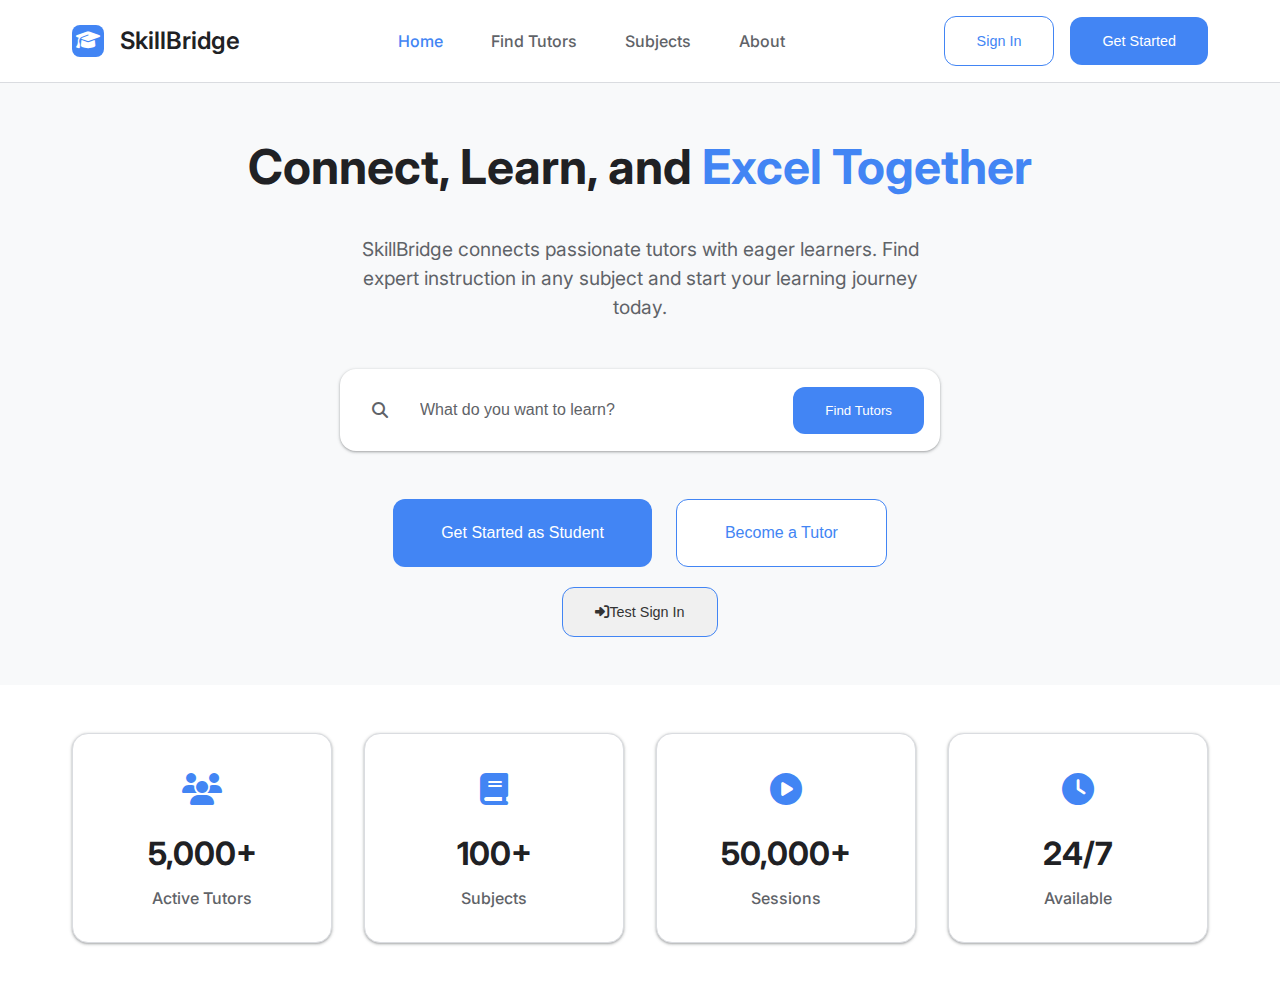
<file: index.html>
<!DOCTYPE html>
<html lang="en">
<head>
    <meta charset="UTF-8">
    <meta name="viewport" content="width=device-width, initial-scale=1.0">
    <title>SkillBridge - Connect, Learn, and Excel Together</title>
    <link rel="stylesheet" href="styles.css">
    <link href="https://fonts.googleapis.com/css2?family=Inter:wght@300;400;500;600;700&display=swap" rel="stylesheet">
    <link rel="stylesheet" href="https://cdnjs.cloudflare.com/ajax/libs/font-awesome/6.4.0/css/all.min.css">
</head>
<body>
    <!-- Navigation -->
    <nav class="navbar">
        <div class="nav-container">
            <div class="nav-logo">
                <div class="logo-icon">
                    <i class="fas fa-graduation-cap"></i>
                </div>
                <span class="logo-text">SkillBridge</span>
            </div>
            <ul class="nav-menu">
                <li class="nav-item">
                    <a href="index.html" class="nav-link active">Home</a>
                </li>
                <li class="nav-item">
                    <a href="find-tutors.html" class="nav-link">Find Tutors</a>
                </li>
                <li class="nav-item">
                    <a href="subjects.html" class="nav-link">Subjects</a>
                </li>
                <li class="nav-item">
                    <a href="#about" class="nav-link">About</a>
                </li>
            </ul>
            <div class="nav-actions">
                <button class="btn btn-outline" onclick="window.location.href='signin.html'">Sign In</button>
                <button class="btn btn-primary" onclick="window.location.href='signin.html'">Get Started</button>
            </div>
            <div class="nav-toggle" id="mobile-menu">
                <span class="bar"></span>
                <span class="bar"></span>
                <span class="bar"></span>
            </div>
        </div>
    </nav>

    <!-- Hero Section -->
    <section class="hero">
        <div class="hero-container">
            <div class="hero-content">
                <h1 class="hero-title">
                    Connect, Learn, and <span class="highlight">Excel Together</span>
                </h1>
                <p class="hero-description">
                    SkillBridge connects passionate tutors with eager learners. Find expert instruction in any subject and start your learning journey today.
                </p>
                <div class="search-container">
                    <div class="search-bar">
                        <i class="fas fa-search search-icon"></i>
                        <input type="text" placeholder="What do you want to learn?" class="search-input">
                        <button class="search-btn" onclick="window.location.href='find-tutors.html'">Find Tutors</button>
                    </div>
                </div>
                <div class="hero-buttons">
                    <button class="btn btn-primary btn-large" onclick="window.location.href='signin.html'">Get Started as Student</button>
                    <button class="btn btn-outline btn-large" onclick="window.location.href='signin.html'">Become a Tutor</button>
                </div>
                
                <!-- Test Sign In Button -->
                <div style="text-align: center; margin-top: 20px;">
                    <button class="btn btn-outline" onclick="window.location.href='signin.html'" style="background: #f0f0f0; color: #333;">
                        <i class="fas fa-sign-in-alt"></i> Test Sign In
                    </button>
                </div>
            </div>
        </div>
    </section>

    <!-- Stats Section -->
    <section class="stats">
        <div class="container">
            <div class="stats-grid">
                <div class="stat-card">
                    <div class="stat-icon">
                        <i class="fas fa-users"></i>
                    </div>
                    <div class="stat-number">5,000+</div>
                    <div class="stat-label">Active Tutors</div>
                </div>
                <div class="stat-card">
                    <div class="stat-icon">
                        <i class="fas fa-book"></i>
                    </div>
                    <div class="stat-number">100+</div>
                    <div class="stat-label">Subjects</div>
                </div>
                <div class="stat-card">
                    <div class="stat-icon">
                        <i class="fas fa-play-circle"></i>
                    </div>
                    <div class="stat-number">50,000+</div>
                    <div class="stat-label">Sessions</div>
                </div>
                <div class="stat-card">
                    <div class="stat-icon">
                        <i class="fas fa-clock"></i>
                    </div>
                    <div class="stat-number">24/7</div>
                    <div class="stat-label">Available</div>
                </div>
            </div>
        </div>
    </section>

    <script src="script.js"></script>
</body>
</html>
</file>
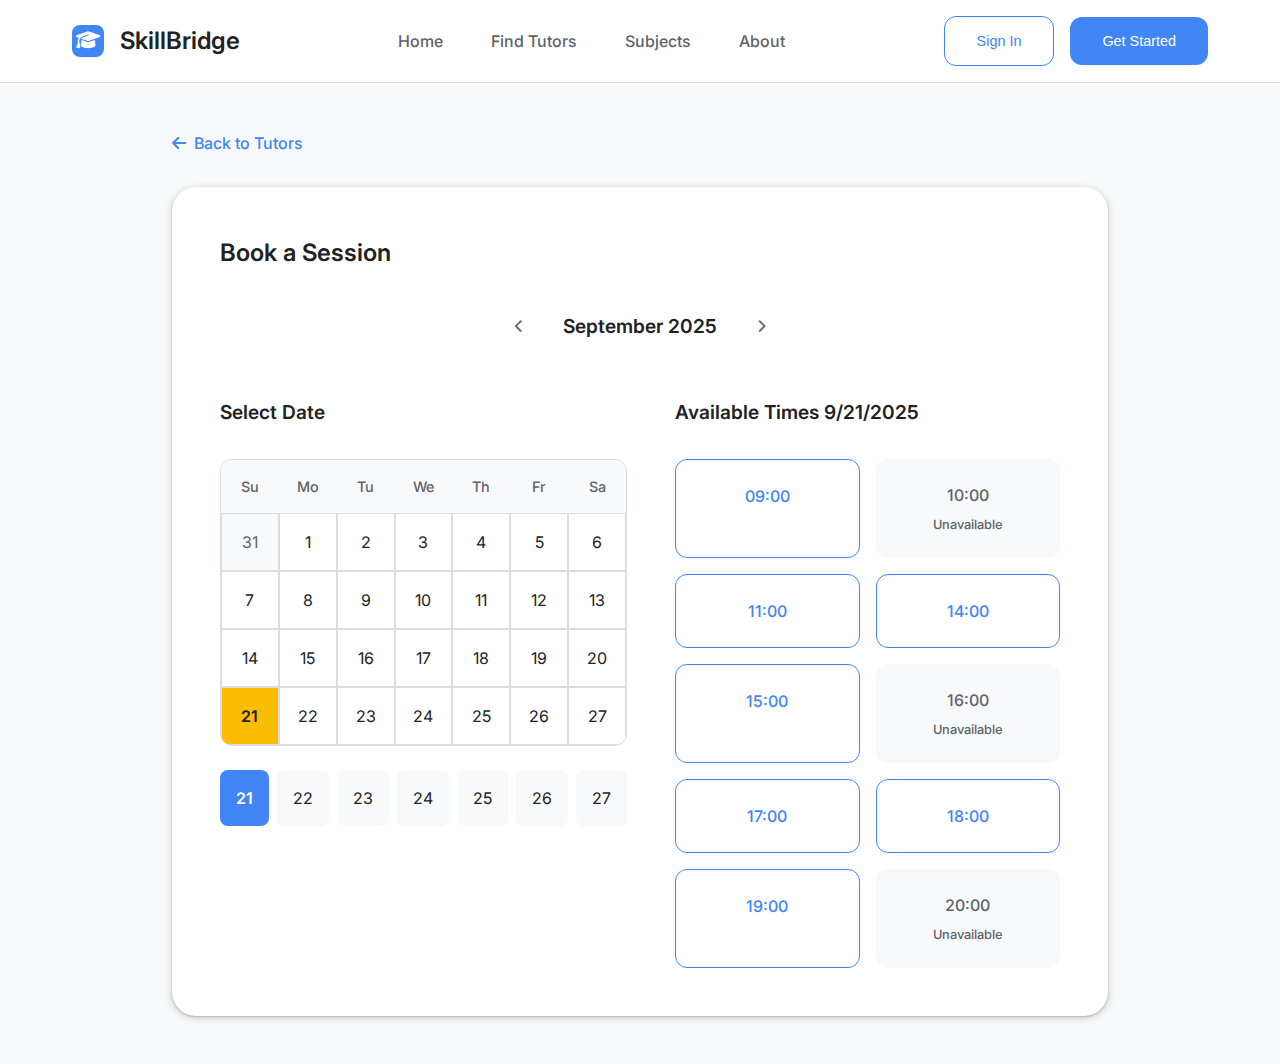
<file: book-session.html>
<!DOCTYPE html>
<html lang="en">
<head>
    <meta charset="UTF-8">
    <meta name="viewport" content="width=device-width, initial-scale=1.0">
    <title>Book Session - SkillBridge</title>
    <link rel="stylesheet" href="styles.css">
    <link href="https://fonts.googleapis.com/css2?family=Inter:wght@300;400;500;600;700&display=swap" rel="stylesheet">
    <link rel="stylesheet" href="https://cdnjs.cloudflare.com/ajax/libs/font-awesome/6.4.0/css/all.min.css">
</head>
<body>
    <!-- Navigation -->
    <nav class="navbar">
        <div class="nav-container">
            <div class="nav-logo">
                <div class="logo-icon">
                    <i class="fas fa-graduation-cap"></i>
                </div>
                <span class="logo-text">SkillBridge</span>
            </div>
            <ul class="nav-menu">
                <li class="nav-item">
                    <a href="index.html" class="nav-link">Home</a>
                </li>
                <li class="nav-item">
                    <a href="find-tutors.html" class="nav-link">Find Tutors</a>
                </li>
                <li class="nav-item">
                    <a href="subjects.html" class="nav-link">Subjects</a>
                </li>
                <li class="nav-item">
                    <a href="#about" class="nav-link">About</a>
                </li>
            </ul>
            <div class="nav-actions">
                <button class="btn btn-outline" onclick="window.location.href='signin.html'">Sign In</button>
                <button class="btn btn-primary" onclick="window.location.href='signin.html'">Get Started</button>
            </div>
        </div>
    </nav>

    <!-- Booking Section -->
    <section class="booking-section">
        <div class="booking-container">
            <div class="booking-header">
                <a href="find-tutors.html" class="back-link">
                    <i class="fas fa-arrow-left"></i>
                    Back to Tutors
                </a>
            </div>

            <div class="booking-card">
                <h1 class="booking-title" id="bookingTitle">Book a Session</h1>
                
                <div class="month-navigation">
                    <button class="month-btn">
                        <i class="fas fa-chevron-left"></i>
                    </button>
                    <span class="month-text">September 2025</span>
                    <button class="month-btn">
                        <i class="fas fa-chevron-right"></i>
                    </button>
                </div>

                <div class="booking-content">
                    <div class="date-section">
                        <h3 class="section-title">Select Date</h3>
                        <div class="calendar">
                            <div class="calendar-header">
                                <div class="day-header">Su</div>
                                <div class="day-header">Mo</div>
                                <div class="day-header">Tu</div>
                                <div class="day-header">We</div>
                                <div class="day-header">Th</div>
                                <div class="day-header">Fr</div>
                                <div class="day-header">Sa</div>
                            </div>
                            <div class="calendar-grid">
                                <div class="calendar-day other-month">31</div>
                                <div class="calendar-day">1</div>
                                <div class="calendar-day">2</div>
                                <div class="calendar-day">3</div>
                                <div class="calendar-day">4</div>
                                <div class="calendar-day">5</div>
                                <div class="calendar-day">6</div>
                                <div class="calendar-day">7</div>
                                <div class="calendar-day">8</div>
                                <div class="calendar-day">9</div>
                                <div class="calendar-day">10</div>
                                <div class="calendar-day">11</div>
                                <div class="calendar-day">12</div>
                                <div class="calendar-day">13</div>
                                <div class="calendar-day">14</div>
                                <div class="calendar-day">15</div>
                                <div class="calendar-day">16</div>
                                <div class="calendar-day">17</div>
                                <div class="calendar-day">18</div>
                                <div class="calendar-day">19</div>
                                <div class="calendar-day">20</div>
                                <div class="calendar-day selected">21</div>
                                <div class="calendar-day">22</div>
                                <div class="calendar-day">23</div>
                                <div class="calendar-day">24</div>
                                <div class="calendar-day">25</div>
                                <div class="calendar-day">26</div>
                                <div class="calendar-day">27</div>
                            </div>
                        </div>
                        <div class="week-view">
                            <div class="week-day">21</div>
                            <div class="week-day">22</div>
                            <div class="week-day">23</div>
                            <div class="week-day">24</div>
                            <div class="week-day">25</div>
                            <div class="week-day">26</div>
                            <div class="week-day">27</div>
                        </div>
                    </div>

                    <div class="times-section">
                        <h3 class="section-title">Available Times 9/21/2025</h3>
                        <div class="time-slots">
                            <div class="time-slot available">09:00</div>
                            <div class="time-slot unavailable">
                                <span>10:00</span>
                                <small>Unavailable</small>
                            </div>
                            <div class="time-slot available">11:00</div>
                            <div class="time-slot available">14:00</div>
                            <div class="time-slot available">15:00</div>
                            <div class="time-slot unavailable">
                                <span>16:00</span>
                                <small>Unavailable</small>
                            </div>
                            <div class="time-slot available">17:00</div>
                            <div class="time-slot available">18:00</div>
                            <div class="time-slot available">19:00</div>
                            <div class="time-slot unavailable">
                                <span>20:00</span>
                                <small>Unavailable</small>
                            </div>
                        </div>
                    </div>
                </div>
            </div>
        </div>
    </section>

    <script src="script.js"></script>
    <script>
        // Load selected teacher data
        document.addEventListener('DOMContentLoaded', function() {
            const selectedTeacher = localStorage.getItem('selectedTeacher');
            if (selectedTeacher) {
                const teacherData = JSON.parse(selectedTeacher);
                document.getElementById('bookingTitle').textContent = `Book a Session with ${teacherData.name}`;
            }
        });
    </script>
</body>
</html>
</file>
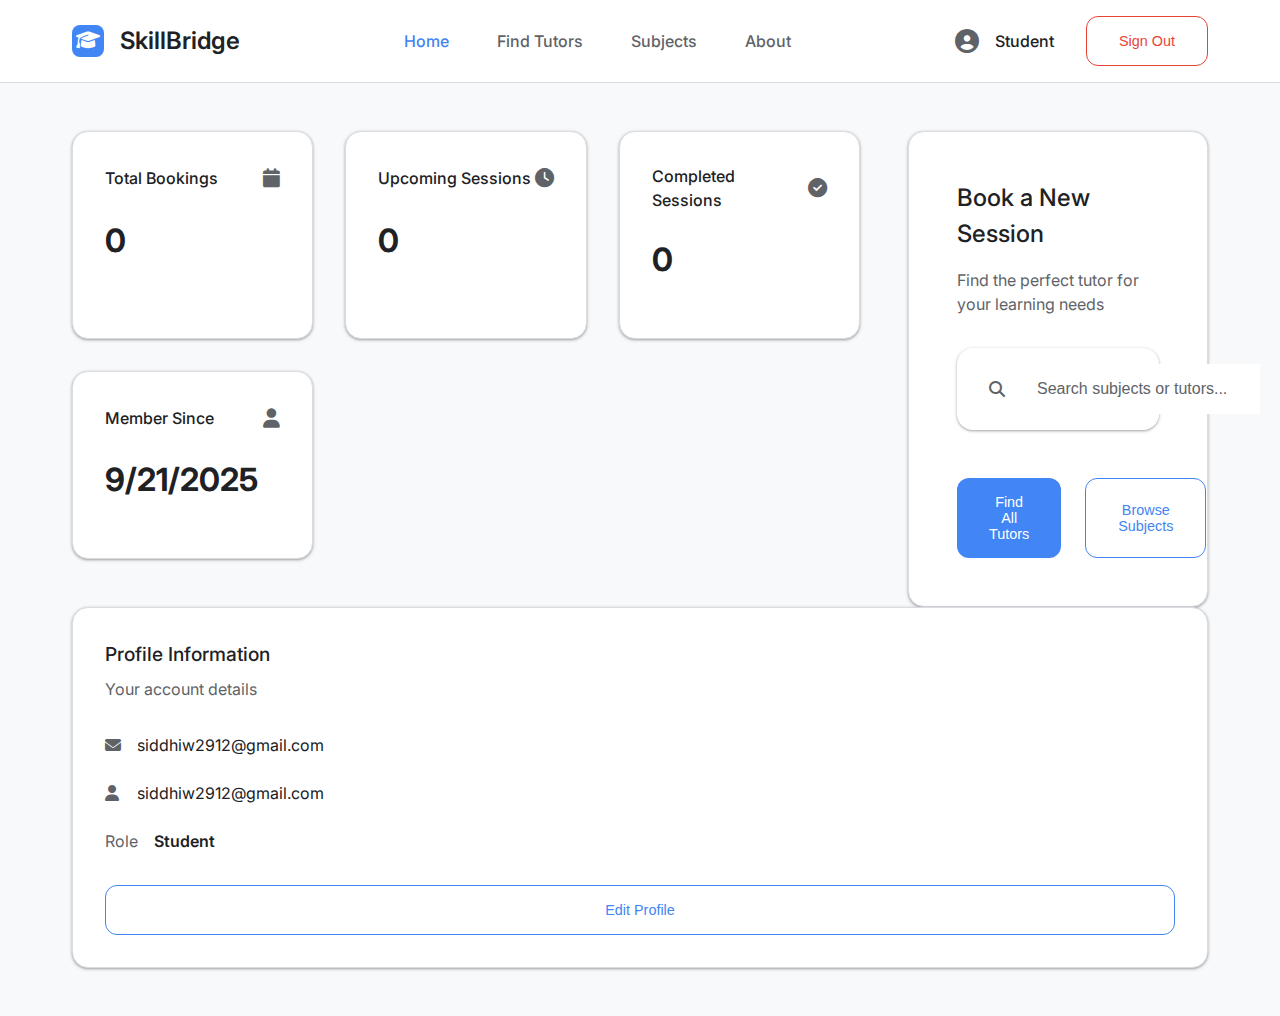
<file: dashboard.html>
<!DOCTYPE html>
<html lang="en">
<head>
    <meta charset="UTF-8">
    <meta name="viewport" content="width=device-width, initial-scale=1.0">
    <title>Student Dashboard - SkillBridge</title>
    <link rel="stylesheet" href="styles.css">
    <link href="https://fonts.googleapis.com/css2?family=Inter:wght@300;400;500;600;700&display=swap" rel="stylesheet">
    <link rel="stylesheet" href="https://cdnjs.cloudflare.com/ajax/libs/font-awesome/6.4.0/css/all.min.css">
</head>
<body>
    <!-- Navigation -->
    <nav class="navbar">
        <div class="nav-container">
            <div class="nav-logo">
                <div class="logo-icon">
                    <i class="fas fa-graduation-cap"></i>
                </div>
                <span class="logo-text">SkillBridge</span>
            </div>
            <ul class="nav-menu">
                <li class="nav-item">
                    <a href="dashboard.html" class="nav-link active">Home</a>
                </li>
                <li class="nav-item">
                    <a href="find-tutors.html" class="nav-link">Find Tutors</a>
                </li>
                <li class="nav-item">
                    <a href="subjects.html" class="nav-link">Subjects</a>
                </li>
                <li class="nav-item">
                    <a href="#about" class="nav-link">About</a>
                </li>
            </ul>
            <div class="nav-actions">
                <div class="user-info">
                    <i class="fas fa-user-circle user-icon"></i>
                    <span class="username" id="userName">Student</span>
                </div>
                <button class="btn btn-outline btn-signout" onclick="signOut()">Sign Out</button>
            </div>
        </div>
    </nav>

    <!-- Dashboard Content -->
    <section class="dashboard-section">
        <div class="dashboard-container">
            <div class="dashboard-main">
                <!-- Dashboard Overview -->
                <div class="dashboard-overview">
                    <div class="overview-card">
                        <div class="card-content">
                            <h3 class="card-title">Total Bookings</h3>
                            <div class="card-icon">
                                <i class="fas fa-calendar"></i>
                            </div>
                        </div>
                        <div class="card-number">0</div>
                    </div>
                    <div class="overview-card">
                        <div class="card-content">
                            <h3 class="card-title">Upcoming Sessions</h3>
                            <div class="card-icon">
                                <i class="fas fa-clock"></i>
                            </div>
                        </div>
                        <div class="card-number">0</div>
                    </div>
                    <div class="overview-card">
                        <div class="card-content">
                            <h3 class="card-title">Completed Sessions</h3>
                            <div class="card-icon">
                                <i class="fas fa-check-circle"></i>
                            </div>
                        </div>
                        <div class="card-number">0</div>
                    </div>
                    <div class="overview-card">
                        <div class="card-content">
                            <h3 class="card-title">Member Since</h3>
                            <div class="card-icon">
                                <i class="fas fa-user"></i>
                            </div>
                        </div>
                        <div class="card-number">9/21/2025</div>
                    </div>
                </div>

                <!-- Book New Session -->
                <div class="book-session-card">
                    <h2 class="card-title">Book a New Session</h2>
                    <p class="card-description">Find the perfect tutor for your learning needs</p>
                    
                    <div class="search-container">
                        <div class="search-bar">
                            <i class="fas fa-search search-icon"></i>
                            <input type="text" placeholder="Search subjects or tutors..." class="search-input">
                        </div>
                    </div>
                    
                    <div class="action-buttons">
                        <button class="btn btn-primary" onclick="window.location.href='find-tutors.html'">Find All Tutors</button>
                        <button class="btn btn-outline" onclick="window.location.href='subjects.html'">Browse Subjects</button>
                    </div>
                </div>
            </div>

            <!-- Sidebar -->
            <div class="dashboard-sidebar">
                <div class="profile-card">
                    <h3 class="card-title">Profile Information</h3>
                    <p class="card-subtitle">Your account details</p>
                    
                    <div class="profile-info">
                        <div class="info-item">
                            <i class="fas fa-envelope"></i>
                            <span>siddhiw2912@gmail.com</span>
                        </div>
                        <div class="info-item">
                            <i class="fas fa-user"></i>
                            <span>siddhiw2912@gmail.com</span>
                        </div>
                        <div class="info-item">
                            <span class="info-label">Role</span>
                            <span class="info-value">Student</span>
                        </div>
                    </div>
                    
                    <button class="btn btn-outline btn-full">Edit Profile</button>
                </div>
            </div>
        </div>
    </section>

    <script src="script.js"></script>
    <script>
        // Load user data
        document.addEventListener('DOMContentLoaded', function() {
            const userName = localStorage.getItem('userName') || 'Student';
            const userEmail = localStorage.getItem('userEmail') || '';
            
            document.getElementById('userName').textContent = userName;
        });

        // Sign out function
        function signOut() {
            localStorage.clear();
            window.location.href = 'index.html';
        }
    </script>
</body>
</html>
</file>
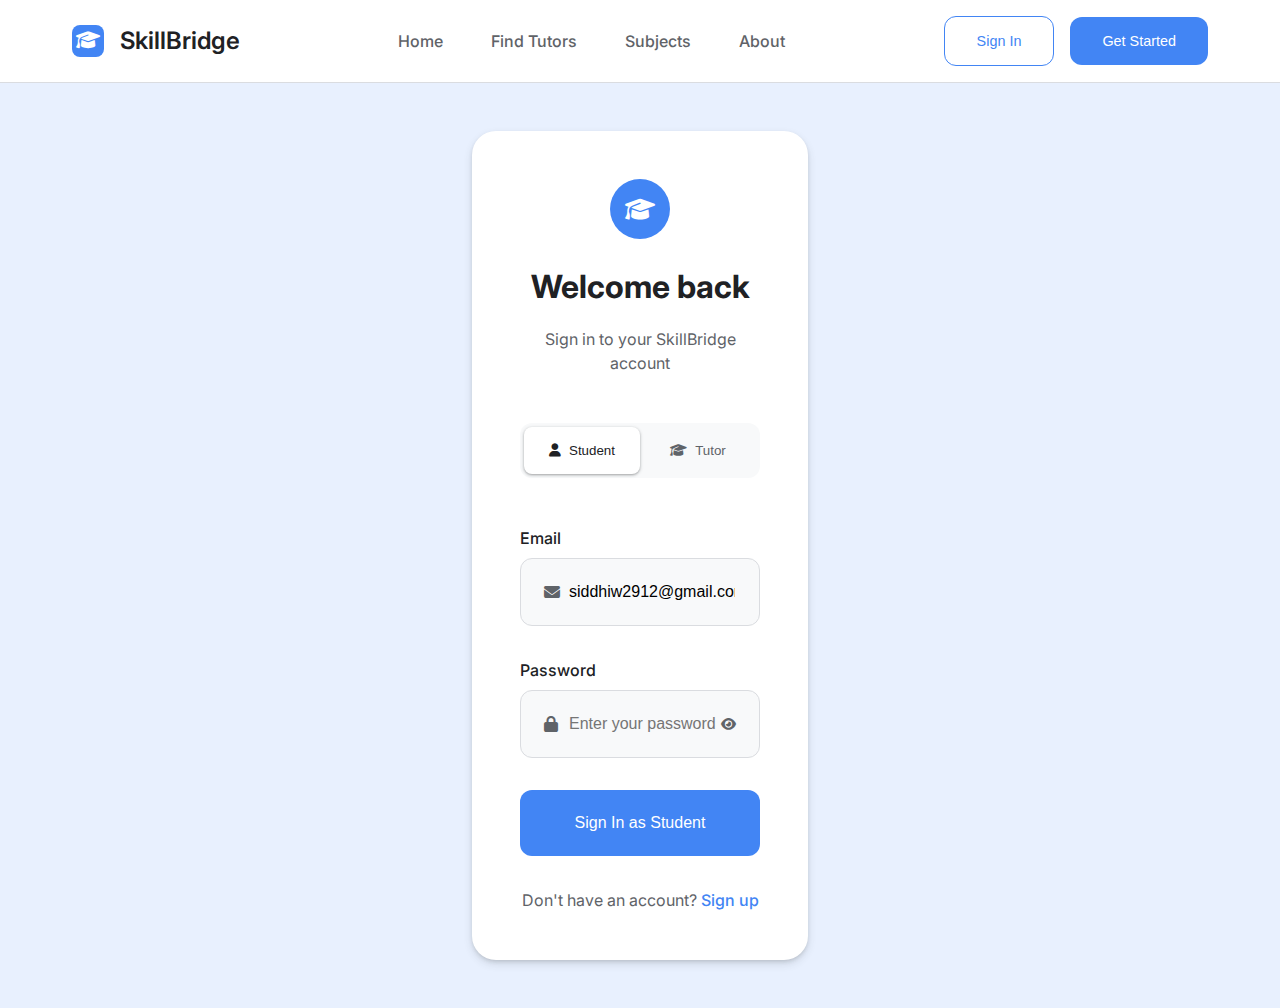
<file: signin.html>
<!DOCTYPE html>
<html lang="en">
<head>
    <meta charset="UTF-8">
    <meta name="viewport" content="width=device-width, initial-scale=1.0">
    <title>Sign In - SkillBridge</title>
    <link rel="stylesheet" href="styles.css">
    <link href="https://fonts.googleapis.com/css2?family=Inter:wght@300;400;500;600;700&display=swap" rel="stylesheet">
    <link rel="stylesheet" href="https://cdnjs.cloudflare.com/ajax/libs/font-awesome/6.4.0/css/all.min.css">
</head>
<body class="signin-page">
    <!-- Navigation -->
    <nav class="navbar">
        <div class="nav-container">
            <div class="nav-logo">
                <div class="logo-icon">
                    <i class="fas fa-graduation-cap"></i>
                </div>
                <span class="logo-text">SkillBridge</span>
            </div>
            <ul class="nav-menu">
                <li class="nav-item">
                    <a href="index.html" class="nav-link">Home</a>
                </li>
                <li class="nav-item">
                    <a href="find-tutors.html" class="nav-link">Find Tutors</a>
                </li>
                <li class="nav-item">
                    <a href="subjects.html" class="nav-link">Subjects</a>
                </li>
                <li class="nav-item">
                    <a href="#about" class="nav-link">About</a>
                </li>
            </ul>
            <div class="nav-actions">
                <button class="btn btn-outline" onclick="window.location.href='signin.html'">Sign In</button>
                <button class="btn btn-primary" onclick="window.location.href='signin.html'">Get Started</button>
            </div>
        </div>
    </nav>

    <!-- Sign In Section -->
    <section class="signin-section">
        <div class="signin-container">
            <div class="signin-card">
                <div class="signin-header">
                    <div class="signin-icon">
                        <i class="fas fa-graduation-cap"></i>
                    </div>
                    <h1 class="signin-title">Welcome back</h1>
                    <p class="signin-subtitle">Sign in to your SkillBridge account</p>
                </div>

                <div class="user-type-selector">
                    <button class="user-type-btn active" data-type="student">
                        <i class="fas fa-user"></i>
                        Student
                    </button>
                    <button class="user-type-btn" data-type="tutor">
                        <i class="fas fa-graduation-cap"></i>
                        Tutor
                    </button>
                </div>

                <form class="signin-form">
                    <div class="form-group">
                        <label for="email">Email</label>
                        <div class="input-container">
                            <i class="fas fa-envelope input-icon"></i>
                            <input type="email" id="email" value="siddhiw2912@gmail.com" required>
                        </div>
                    </div>

                    <div class="form-group">
                        <label for="password">Password</label>
                        <div class="input-container">
                            <i class="fas fa-lock input-icon"></i>
                            <input type="password" id="password" placeholder="Enter your password" required>
                            <button type="button" class="password-toggle">
                                <i class="fas fa-eye"></i>
                            </button>
                        </div>
                    </div>

                    <button type="submit" class="signin-btn">
                        Sign In as Student
                    </button>
                </form>

                <div class="signin-footer">
                    <p>Don't have an account? <a href="#" class="signup-link">Sign up</a></p>
                </div>
            </div>
        </div>
    </section>

    <script src="script.js"></script>
</body>
</html>
</file>
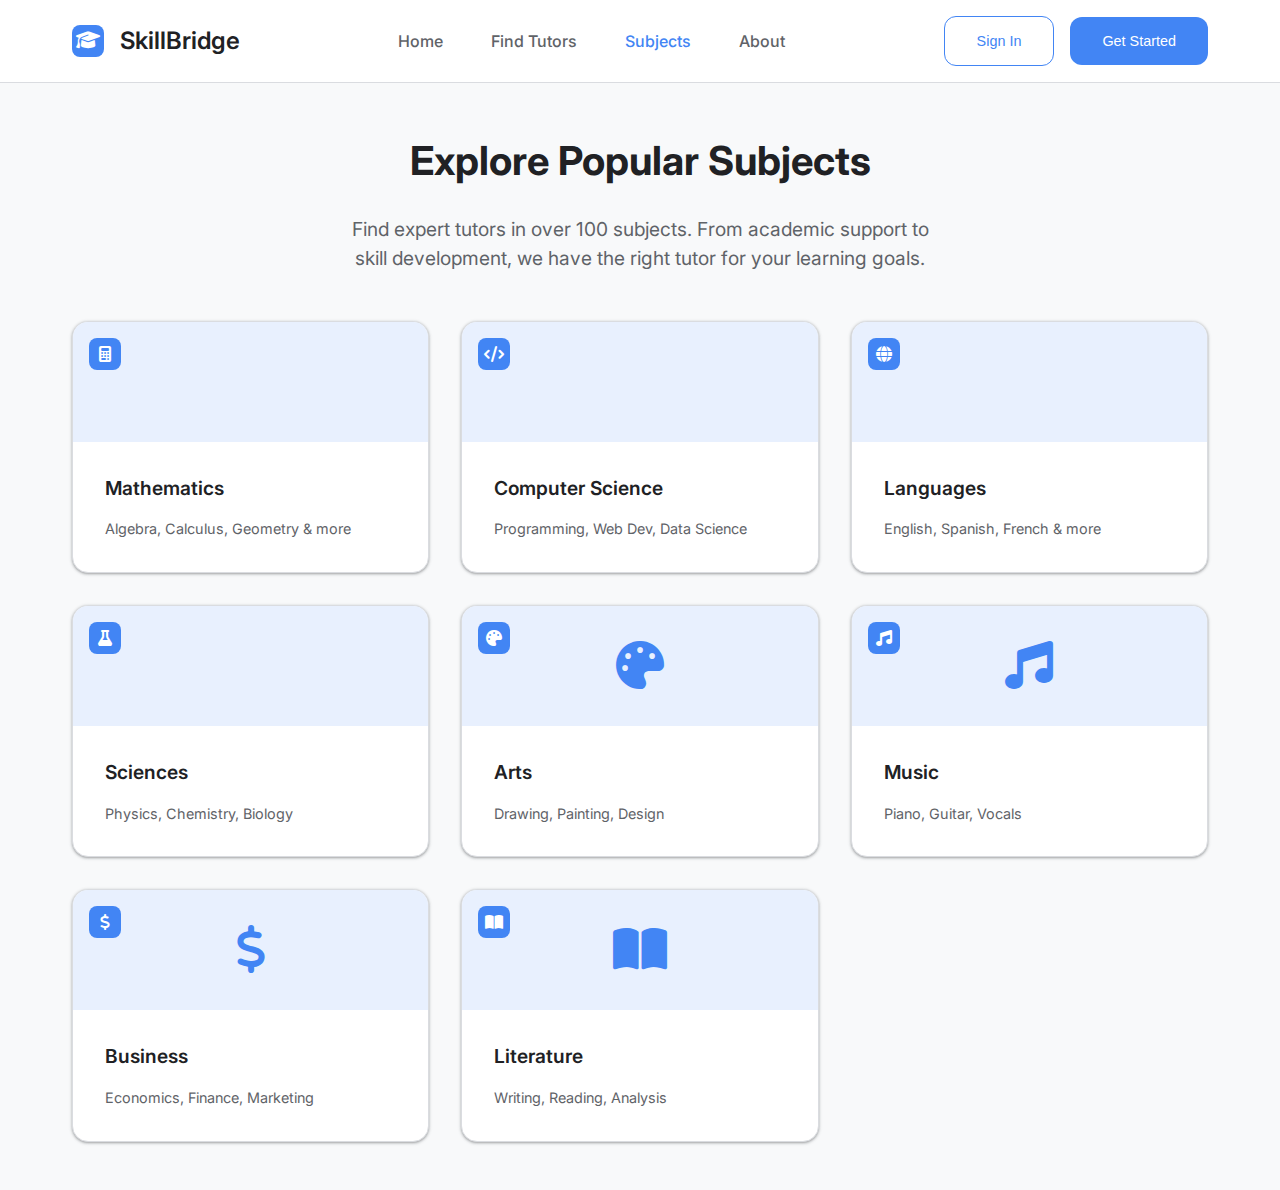
<file: subjects.html>
<!DOCTYPE html>
<html lang="en">
<head>
    <meta charset="UTF-8">
    <meta name="viewport" content="width=device-width, initial-scale=1.0">
    <title>Subjects - SkillBridge</title>
    <link rel="stylesheet" href="styles.css">
    <link href="https://fonts.googleapis.com/css2?family=Inter:wght@300;400;500;600;700&display=swap" rel="stylesheet">
    <link rel="stylesheet" href="https://cdnjs.cloudflare.com/ajax/libs/font-awesome/6.4.0/css/all.min.css">
</head>
<body>
    <!-- Navigation -->
    <nav class="navbar">
        <div class="nav-container">
            <div class="nav-logo">
                <div class="logo-icon">
                    <i class="fas fa-graduation-cap"></i>
                </div>
                <span class="logo-text">SkillBridge</span>
            </div>
            <ul class="nav-menu">
                <li class="nav-item">
                    <a href="index.html" class="nav-link">Home</a>
                </li>
                <li class="nav-item">
                    <a href="find-tutors.html" class="nav-link">Find Tutors</a>
                </li>
                <li class="nav-item">
                    <a href="subjects.html" class="nav-link active">Subjects</a>
                </li>
                <li class="nav-item">
                    <a href="#about" class="nav-link">About</a>
                </li>
            </ul>
            <div class="nav-actions">
                <button class="btn btn-outline" onclick="window.location.href='signin.html'">Sign In</button>
                <button class="btn btn-primary" onclick="window.location.href='signin.html'">Get Started</button>
            </div>
        </div>
    </nav>

    <!-- Subjects Section -->
    <section class="subjects-section">
        <div class="container">
            <div class="subjects-header">
                <h1 class="subjects-title">Explore Popular Subjects</h1>
                <p class="subjects-description">
                    Find expert tutors in over 100 subjects. From academic support to skill development, we have the right tutor for your learning goals.
                </p>
            </div>

            <div class="subjects-grid">
                <div class="subject-card" onclick="window.location.href='find-tutors.html?subject=Mathematics'">
                    <div class="subject-image">
                        <div class="subject-icon-small">
                            <i class="fas fa-calculator"></i>
                        </div>
                    </div>
                    <div class="subject-content">
                        <h3 class="subject-title">Mathematics</h3>
                        <p class="subject-description">Algebra, Calculus, Geometry & more</p>
                    </div>
                </div>

                <div class="subject-card" onclick="window.location.href='find-tutors.html?subject=Computer Science'">
                    <div class="subject-image">
                        <div class="subject-icon-small">
                            <i class="fas fa-code"></i>
                        </div>
                    </div>
                    <div class="subject-content">
                        <h3 class="subject-title">Computer Science</h3>
                        <p class="subject-description">Programming, Web Dev, Data Science</p>
                    </div>
                </div>

                <div class="subject-card" onclick="window.location.href='find-tutors.html?subject=Languages'">
                    <div class="subject-image">
                        <div class="subject-icon-small">
                            <i class="fas fa-globe"></i>
                        </div>
                    </div>
                    <div class="subject-content">
                        <h3 class="subject-title">Languages</h3>
                        <p class="subject-description">English, Spanish, French & more</p>
                    </div>
                </div>

                <div class="subject-card" onclick="window.location.href='find-tutors.html?subject=Sciences'">
                    <div class="subject-image">
                        <div class="subject-icon-small">
                            <i class="fas fa-flask"></i>
                        </div>
                    </div>
                    <div class="subject-content">
                        <h3 class="subject-title">Sciences</h3>
                        <p class="subject-description">Physics, Chemistry, Biology</p>
                    </div>
                </div>

                <div class="subject-card" onclick="window.location.href='find-tutors.html?subject=Arts'">
                    <div class="subject-image">
                        <div class="subject-icon-large">
                            <i class="fas fa-palette"></i>
                        </div>
                        <div class="subject-icon-small">
                            <i class="fas fa-palette"></i>
                        </div>
                    </div>
                    <div class="subject-content">
                        <h3 class="subject-title">Arts</h3>
                        <p class="subject-description">Drawing, Painting, Design</p>
                    </div>
                </div>

                <div class="subject-card" onclick="window.location.href='find-tutors.html?subject=Music'">
                    <div class="subject-image">
                        <div class="subject-icon-large">
                            <i class="fas fa-music"></i>
                        </div>
                        <div class="subject-icon-small">
                            <i class="fas fa-music"></i>
                        </div>
                    </div>
                    <div class="subject-content">
                        <h3 class="subject-title">Music</h3>
                        <p class="subject-description">Piano, Guitar, Vocals</p>
                    </div>
                </div>

                <div class="subject-card" onclick="window.location.href='find-tutors.html?subject=Business'">
                    <div class="subject-image">
                        <div class="subject-icon-large">
                            <i class="fas fa-dollar-sign"></i>
                        </div>
                        <div class="subject-icon-small">
                            <i class="fas fa-dollar-sign"></i>
                        </div>
                    </div>
                    <div class="subject-content">
                        <h3 class="subject-title">Business</h3>
                        <p class="subject-description">Economics, Finance, Marketing</p>
                    </div>
                </div>

                <div class="subject-card" onclick="window.location.href='find-tutors.html?subject=Literature'">
                    <div class="subject-image">
                        <div class="subject-icon-large">
                            <i class="fas fa-book-open"></i>
                        </div>
                        <div class="subject-icon-small">
                            <i class="fas fa-book-open"></i>
                        </div>
                    </div>
                    <div class="subject-content">
                        <h3 class="subject-title">Literature</h3>
                        <p class="subject-description">Writing, Reading, Analysis</p>
                    </div>
                </div>
            </div>
        </div>
    </section>

    <script src="script.js"></script>
</body>
</html>
</file>
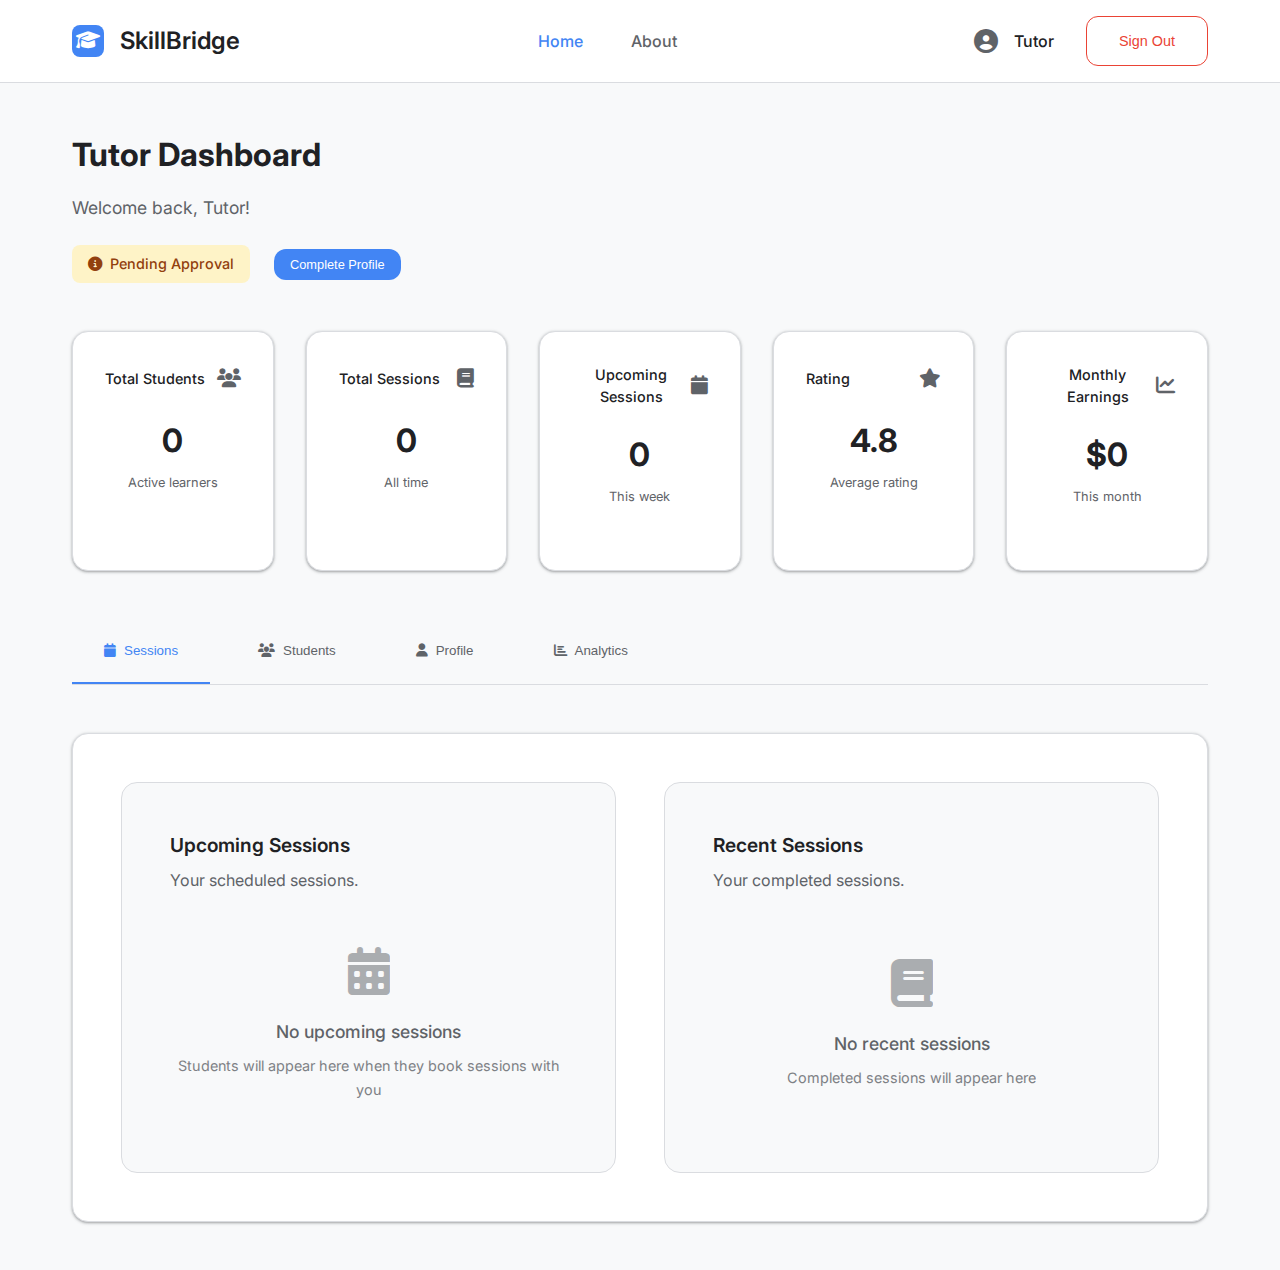
<file: tutor-dashboard.html>
<!DOCTYPE html>
<html lang="en">
<head>
    <meta charset="UTF-8">
    <meta name="viewport" content="width=device-width, initial-scale=1.0">
    <title>Tutor Dashboard - SkillBridge</title>
    <link rel="stylesheet" href="styles.css">
    <link href="https://fonts.googleapis.com/css2?family=Inter:wght@300;400;500;600;700&display=swap" rel="stylesheet">
    <link rel="stylesheet" href="https://cdnjs.cloudflare.com/ajax/libs/font-awesome/6.4.0/css/all.min.css">
</head>
<body>
    <!-- Navigation -->
    <nav class="navbar">
        <div class="nav-container">
            <div class="nav-logo">
                <div class="logo-icon">
                    <i class="fas fa-graduation-cap"></i>
                </div>
                <span class="logo-text">SkillBridge</span>
            </div>
            <ul class="nav-menu">
                <li class="nav-item">
                    <a href="tutor-dashboard.html" class="nav-link active">Home</a>
                </li>
                <li class="nav-item">
                    <a href="#about" class="nav-link">About</a>
                </li>
            </ul>
            <div class="nav-actions">
                <div class="user-info">
                    <i class="fas fa-user-circle user-icon"></i>
                    <span class="username" id="userName">Tutor</span>
                </div>
                <button class="btn btn-outline btn-signout" onclick="signOut()">Sign Out</button>
            </div>
        </div>
    </nav>

    <!-- Tutor Dashboard Content -->
    <section class="tutor-dashboard-section">
        <div class="tutor-dashboard-container">
            <div class="tutor-dashboard-header">
                <h1 class="tutor-dashboard-title">Tutor Dashboard</h1>
                <p class="tutor-welcome" id="tutorWelcome">Welcome back!</p>
                <div class="tutor-status">
                    <span class="status-badge pending">
                        <i class="fas fa-info-circle"></i>
                        Pending Approval
                    </span>
                    <button class="btn btn-primary btn-sm">Complete Profile</button>
                </div>
            </div>

            <!-- Dashboard Overview -->
            <div class="tutor-overview">
                <div class="tutor-overview-card">
                    <div class="card-content">
                        <h3 class="card-title">Total Students</h3>
                        <div class="card-icon">
                            <i class="fas fa-users"></i>
                        </div>
                    </div>
                    <div class="card-number">0</div>
                    <div class="card-subtitle">Active learners</div>
                </div>
                <div class="tutor-overview-card">
                    <div class="card-content">
                        <h3 class="card-title">Total Sessions</h3>
                        <div class="card-icon">
                            <i class="fas fa-book"></i>
                        </div>
                    </div>
                    <div class="card-number">0</div>
                    <div class="card-subtitle">All time</div>
                </div>
                <div class="tutor-overview-card">
                    <div class="card-content">
                        <h3 class="card-title">Upcoming Sessions</h3>
                        <div class="card-icon">
                            <i class="fas fa-calendar"></i>
                        </div>
                    </div>
                    <div class="card-number">0</div>
                    <div class="card-subtitle">This week</div>
                </div>
                <div class="tutor-overview-card">
                    <div class="card-content">
                        <h3 class="card-title">Rating</h3>
                        <div class="card-icon">
                            <i class="fas fa-star"></i>
                        </div>
                    </div>
                    <div class="card-number">4.8</div>
                    <div class="card-subtitle">Average rating</div>
                </div>
                <div class="tutor-overview-card">
                    <div class="card-content">
                        <h3 class="card-title">Monthly Earnings</h3>
                        <div class="card-icon">
                            <i class="fas fa-chart-line"></i>
                        </div>
                    </div>
                    <div class="card-number">$0</div>
                    <div class="card-subtitle">This month</div>
                </div>
            </div>

            <!-- Navigation Tabs -->
            <div class="tutor-tabs">
                <button class="tab-btn active" data-tab="sessions">
                    <i class="fas fa-calendar"></i>
                    Sessions
                </button>
                <button class="tab-btn" data-tab="students">
                    <i class="fas fa-users"></i>
                    Students
                </button>
                <button class="tab-btn" data-tab="profile">
                    <i class="fas fa-user"></i>
                    Profile
                </button>
                <button class="tab-btn" data-tab="analytics">
                    <i class="fas fa-chart-bar"></i>
                    Analytics
                </button>
            </div>

            <!-- Tab Content -->
            <div class="tutor-tab-content">
                <!-- Sessions Tab -->
                <div class="tab-panel active" id="sessions-tab">
                    <div class="sessions-grid">
                        <div class="session-panel">
                            <h3 class="panel-title">Upcoming Sessions</h3>
                            <p class="panel-subtitle">Your scheduled sessions.</p>
                            <div class="session-content">
                                <div class="empty-state">
                                    <i class="fas fa-calendar-alt"></i>
                                    <p>No upcoming sessions</p>
                                    <small>Students will appear here when they book sessions with you</small>
                                </div>
                            </div>
                        </div>
                        <div class="session-panel">
                            <h3 class="panel-title">Recent Sessions</h3>
                            <p class="panel-subtitle">Your completed sessions.</p>
                            <div class="session-content">
                                <div class="empty-state">
                                    <i class="fas fa-book"></i>
                                    <p>No recent sessions</p>
                                    <small>Completed sessions will appear here</small>
                                </div>
                            </div>
                        </div>
                    </div>
                </div>

                <!-- Students Tab -->
                <div class="tab-panel" id="students-tab">
                    <div class="students-content">
                        <h3 class="panel-title">Your Students</h3>
                        <p class="panel-subtitle">Students who have booked sessions with you.</p>
                        <div class="empty-state">
                            <i class="fas fa-users"></i>
                            <p>No students yet</p>
                            <small>Students will appear here when they book sessions with you</small>
                        </div>
                    </div>
                </div>

                <!-- Profile Tab -->
                <div class="tab-panel" id="profile-tab">
                    <div class="profile-content">
                        <h3 class="panel-title">Profile Settings</h3>
                        <p class="panel-subtitle">Manage your tutor profile and preferences.</p>
                        <div class="profile-form">
                            <div class="form-group">
                                <label for="tutorName">Full Name</label>
                                <input type="text" id="tutorName" placeholder="Enter your full name">
                            </div>
                            <div class="form-group">
                                <label for="tutorSubject">Subject</label>
                                <select id="tutorSubject">
                                    <option value="">Select your subject</option>
                                    <option value="Mathematics">Mathematics</option>
                                    <option value="Computer Science">Computer Science</option>
                                    <option value="Languages">Languages</option>
                                    <option value="Sciences">Sciences</option>
                                    <option value="Arts">Arts</option>
                                    <option value="Music">Music</option>
                                    <option value="Business">Business</option>
                                    <option value="Literature">Literature</option>
                                </select>
                            </div>
                            <div class="form-group">
                                <label for="tutorBio">Bio</label>
                                <textarea id="tutorBio" rows="4" placeholder="Tell students about yourself and your teaching experience"></textarea>
                            </div>
                            <div class="form-group">
                                <label for="tutorRate">Hourly Rate ($)</label>
                                <input type="number" id="tutorRate" placeholder="Enter your hourly rate">
                            </div>
                            <button class="btn btn-primary">Save Profile</button>
                        </div>
                    </div>
                </div>

                <!-- Analytics Tab -->
                <div class="tab-panel" id="analytics-tab">
                    <div class="analytics-content">
                        <h3 class="panel-title">Analytics</h3>
                        <p class="panel-subtitle">Track your teaching performance and earnings.</p>
                        <div class="analytics-grid">
                            <div class="analytics-card">
                                <h4>Session Completion Rate</h4>
                                <div class="analytics-value">100%</div>
                            </div>
                            <div class="analytics-card">
                                <h4>Average Session Rating</h4>
                                <div class="analytics-value">4.8</div>
                            </div>
                            <div class="analytics-card">
                                <h4>Total Earnings</h4>
                                <div class="analytics-value">$0</div>
                            </div>
                            <div class="analytics-card">
                                <h4>Hours Taught</h4>
                                <div class="analytics-value">0</div>
                            </div>
                        </div>
                    </div>
                </div>
            </div>
        </div>
    </section>

    <script src="script.js"></script>
    <script>
        // Load user data
        document.addEventListener('DOMContentLoaded', function() {
            const userName = localStorage.getItem('userName') || 'Tutor';
            const userEmail = localStorage.getItem('userEmail') || '';
            
            document.getElementById('userName').textContent = userName;
            document.getElementById('tutorWelcome').textContent = `Welcome back, ${userName}!`;
        });

        // Tab functionality
        document.querySelectorAll('.tab-btn').forEach(btn => {
            btn.addEventListener('click', () => {
                // Remove active class from all tabs and panels
                document.querySelectorAll('.tab-btn').forEach(b => b.classList.remove('active'));
                document.querySelectorAll('.tab-panel').forEach(p => p.classList.remove('active'));
                
                // Add active class to clicked tab
                btn.classList.add('active');
                
                // Show corresponding panel
                const tabId = btn.dataset.tab;
                document.getElementById(`${tabId}-tab`).classList.add('active');
            });
        });

        // Sign out function
        function signOut() {
            localStorage.clear();
            window.location.href = 'index.html';
        }
    </script>
</body>
</html>
</file>
<file: styles.css>
/* SkillBridge Website Styles */
:root {
    /* Colors */
    --primary-blue: #4285F4;
    --light-blue: #E8F0FE;
    --dark-blue: #1A73E8;
    --white: #FFFFFF;
    --light-gray: #F8F9FA;
    --medium-gray: #5F6368;
    --dark-gray: #202124;
    --border-gray: #DADCE0;
    --success-green: #34A853;
    --warning-yellow: #FBBC04;
    --error-red: #EA4335;
    
    /* Typography */
    --font-family: 'Inter', sans-serif;
    
    /* Spacing */
    --spacing-xs: 0.5rem;
    --spacing-sm: 1rem;
    --spacing-md: 1.5rem;
    --spacing-lg: 2rem;
    --spacing-xl: 3rem;
    
    /* Border Radius */
    --radius-sm: 0.5rem;
    --radius-md: 0.75rem;
    --radius-lg: 1rem;
    --radius-xl: 1.5rem;
    
    /* Shadows */
    --shadow-sm: 0 1px 2px 0 rgba(60, 64, 67, 0.3), 0 1px 3px 1px rgba(60, 64, 67, 0.15);
    --shadow-md: 0 1px 2px 0 rgba(60, 64, 67, 0.3), 0 2px 6px 2px rgba(60, 64, 67, 0.15);
    --shadow-lg: 0 2px 4px -1px rgba(60, 64, 67, 0.2), 0 4px 8px 0 rgba(60, 64, 67, 0.14);
}

/* Reset */
* {
    margin: 0;
    padding: 0;
    box-sizing: border-box;
}

body {
    font-family: var(--font-family);
    line-height: 1.5;
    color: var(--dark-gray);
    background-color: var(--light-gray);
}

.container {
    max-width: 1200px;
    margin: 0 auto;
    padding: 0 var(--spacing-lg);
}

/* Navigation */
.navbar {
    background-color: var(--white);
    border-bottom: 1px solid var(--border-gray);
    padding: var(--spacing-sm) 0;
    position: sticky;
    top: 0;
    z-index: 1000;
}

.nav-container {
    max-width: 1200px;
    margin: 0 auto;
    padding: 0 var(--spacing-lg);
    display: flex;
    align-items: center;
    justify-content: space-between;
}

.nav-logo {
    display: flex;
    align-items: center;
    gap: var(--spacing-sm);
}

.logo-icon {
    width: 32px;
    height: 32px;
    background-color: var(--primary-blue);
    border-radius: var(--radius-sm);
    display: flex;
    align-items: center;
    justify-content: center;
    color: var(--white);
    font-size: 1.2rem;
}

.logo-text {
    font-size: 1.5rem;
    font-weight: 600;
    color: var(--dark-gray);
}

.nav-menu {
    display: flex;
    list-style: none;
    gap: var(--spacing-xl);
}

.nav-link {
    text-decoration: none;
    color: var(--medium-gray);
    font-weight: 500;
    transition: color 0.2s ease;
}

.nav-link:hover,
.nav-link.active {
    color: var(--primary-blue);
}

.nav-actions {
    display: flex;
    gap: var(--spacing-sm);
    align-items: center;
}

.user-info {
    display: flex;
    align-items: center;
    gap: var(--spacing-sm);
    margin-right: var(--spacing-sm);
}

.user-icon {
    font-size: 1.5rem;
    color: var(--medium-gray);
}

.username {
    font-weight: 500;
    color: var(--dark-gray);
}

.nav-toggle {
    display: none;
    flex-direction: column;
    cursor: pointer;
}

.bar {
    width: 25px;
    height: 3px;
    background-color: var(--medium-gray);
    margin: 3px 0;
    transition: 0.3s;
}

/* Buttons */
.btn {
    padding: var(--spacing-sm) var(--spacing-lg);
    border: none;
    border-radius: var(--radius-md);
    font-weight: 500;
    cursor: pointer;
    transition: all 0.2s ease;
    text-decoration: none;
    display: inline-flex;
    align-items: center;
    justify-content: center;
    font-size: 0.9rem;
}

.btn-primary {
    background-color: var(--primary-blue);
    color: var(--white);
}

.btn-primary:hover {
    background-color: var(--dark-blue);
}

.btn-outline {
    background-color: var(--white);
    color: var(--primary-blue);
    border: 1px solid var(--primary-blue);
}

.btn-outline:hover {
    background-color: var(--light-blue);
}

.btn-large {
    padding: var(--spacing-md) var(--spacing-xl);
    font-size: 1rem;
}

.btn-full {
    width: 100%;
}

.btn-signout {
    border-color: var(--error-red);
    color: var(--error-red);
}

.btn-signout:hover {
    background-color: var(--error-red);
    color: var(--white);
}

/* Hero Section */
.hero {
    background-color: var(--light-gray);
    padding: var(--spacing-xl) 0;
    min-height: 60vh;
    display: flex;
    align-items: center;
}

.hero-container {
    max-width: 1200px;
    margin: 0 auto;
    padding: 0 var(--spacing-lg);
    text-align: center;
}

.hero-title {
    font-size: 3rem;
    font-weight: 700;
    margin-bottom: var(--spacing-lg);
    color: var(--dark-gray);
}

.highlight {
    color: var(--primary-blue);
}

.hero-description {
    font-size: 1.2rem;
    color: var(--medium-gray);
    margin-bottom: var(--spacing-xl);
    max-width: 600px;
    margin-left: auto;
    margin-right: auto;
}

.search-container {
    margin-bottom: var(--spacing-xl);
}

.search-bar {
    display: flex;
    align-items: center;
    background-color: var(--white);
    border-radius: var(--radius-lg);
    padding: var(--spacing-sm);
    box-shadow: var(--shadow-sm);
    max-width: 600px;
    margin: 0 auto;
}

.search-icon {
    color: var(--medium-gray);
    margin: 0 var(--spacing-sm);
}

.search-input {
    flex: 1;
    border: none;
    outline: none;
    font-size: 1rem;
    padding: var(--spacing-sm);
}

.search-input::placeholder {
    color: var(--medium-gray);
}

.search-btn {
    background-color: var(--primary-blue);
    color: var(--white);
    border: none;
    padding: var(--spacing-sm) var(--spacing-lg);
    border-radius: var(--radius-md);
    font-weight: 500;
    cursor: pointer;
}

.hero-buttons {
    display: flex;
    gap: var(--spacing-md);
    justify-content: center;
    flex-wrap: wrap;
}

/* Stats Section */
.stats {
    background-color: var(--white);
    padding: var(--spacing-xl) 0;
}

.stats-grid {
    display: grid;
    grid-template-columns: repeat(auto-fit, minmax(200px, 1fr));
    gap: var(--spacing-lg);
}

.stat-card {
    background-color: var(--white);
    padding: var(--spacing-lg);
    border-radius: var(--radius-lg);
    text-align: center;
    box-shadow: var(--shadow-sm);
    border: 1px solid var(--border-gray);
}

.stat-icon {
    font-size: 2rem;
    color: var(--primary-blue);
    margin-bottom: var(--spacing-sm);
}

.stat-number {
    font-size: 2rem;
    font-weight: 700;
    color: var(--dark-gray);
    margin-bottom: var(--spacing-xs);
}

.stat-label {
    color: var(--medium-gray);
    font-weight: 500;
}

/* Sign In Page */
.signin-page {
    background-color: var(--light-blue);
    min-height: 100vh;
}

.signin-section {
    display: flex;
    align-items: center;
    justify-content: center;
    min-height: calc(100vh - 80px);
    padding: var(--spacing-xl) 0;
}

.signin-container {
    width: 100%;
    max-width: 400px;
    padding: 0 var(--spacing-lg);
}

.signin-card {
    background-color: var(--white);
    border-radius: var(--radius-xl);
    padding: var(--spacing-xl);
    box-shadow: var(--shadow-lg);
}

.signin-header {
    text-align: center;
    margin-bottom: var(--spacing-xl);
}

.signin-icon {
    width: 60px;
    height: 60px;
    background-color: var(--primary-blue);
    border-radius: 50%;
    display: flex;
    align-items: center;
    justify-content: center;
    margin: 0 auto var(--spacing-md);
    color: var(--white);
    font-size: 1.5rem;
}

.signin-title {
    font-size: 2rem;
    font-weight: 700;
    color: var(--dark-gray);
    margin-bottom: var(--spacing-sm);
}

.signin-subtitle {
    color: var(--medium-gray);
}

.user-type-selector {
    display: flex;
    background-color: var(--light-gray);
    border-radius: var(--radius-md);
    padding: 4px;
    margin-bottom: var(--spacing-xl);
}

.user-type-btn {
    flex: 1;
    padding: var(--spacing-sm);
    border: none;
    background: none;
    border-radius: var(--radius-sm);
    cursor: pointer;
    display: flex;
    align-items: center;
    justify-content: center;
    gap: var(--spacing-xs);
    font-weight: 500;
    transition: all 0.2s ease;
}

.user-type-btn.active {
    background-color: var(--white);
    color: var(--dark-gray);
    box-shadow: var(--shadow-sm);
}

.user-type-btn:not(.active) {
    color: var(--medium-gray);
}

.signin-form {
    margin-bottom: var(--spacing-lg);
}

.form-group {
    margin-bottom: var(--spacing-lg);
}

.form-group label {
    display: block;
    margin-bottom: var(--spacing-xs);
    font-weight: 500;
    color: var(--dark-gray);
}

.input-container {
    position: relative;
    display: flex;
    align-items: center;
}

.input-icon {
    position: absolute;
    left: var(--spacing-md);
    color: var(--medium-gray);
    z-index: 1;
}

.input-container input {
    width: 100%;
    padding: var(--spacing-md) var(--spacing-md) var(--spacing-md) 3rem;
    border: 1px solid var(--border-gray);
    border-radius: var(--radius-md);
    font-size: 1rem;
    background-color: var(--light-gray);
    transition: border-color 0.2s ease;
}

.input-container input:focus {
    outline: none;
    border-color: var(--primary-blue);
    background-color: var(--white);
}

.password-toggle {
    position: absolute;
    right: var(--spacing-md);
    background: none;
    border: none;
    color: var(--medium-gray);
    cursor: pointer;
}

.signin-btn {
    width: 100%;
    background-color: var(--primary-blue);
    color: var(--white);
    border: none;
    padding: var(--spacing-md);
    border-radius: var(--radius-md);
    font-size: 1rem;
    font-weight: 500;
    cursor: pointer;
    transition: background-color 0.2s ease;
}

.signin-btn:hover {
    background-color: var(--dark-blue);
}

.signin-footer {
    text-align: center;
}

.signin-footer p {
    color: var(--medium-gray);
}

.signup-link {
    color: var(--primary-blue);
    text-decoration: none;
    font-weight: 500;
}

/* Booking Section */
.booking-section {
    background-color: var(--light-gray);
    min-height: calc(100vh - 80px);
    padding: var(--spacing-xl) 0;
}

.booking-container {
    max-width: 1000px;
    margin: 0 auto;
    padding: 0 var(--spacing-lg);
}

.booking-header {
    margin-bottom: var(--spacing-lg);
}

.back-link {
    color: var(--primary-blue);
    text-decoration: none;
    display: flex;
    align-items: center;
    gap: var(--spacing-xs);
    font-weight: 500;
}

.booking-card {
    background-color: var(--white);
    border-radius: var(--radius-xl);
    padding: var(--spacing-xl);
    box-shadow: var(--shadow-md);
}

.booking-title {
    font-size: 1.5rem;
    font-weight: 600;
    color: var(--dark-gray);
    margin-bottom: var(--spacing-lg);
}

.month-navigation {
    display: flex;
    align-items: center;
    justify-content: center;
    gap: var(--spacing-md);
    margin-bottom: var(--spacing-xl);
}

.month-btn {
    background: none;
    border: none;
    color: var(--medium-gray);
    cursor: pointer;
    padding: var(--spacing-sm);
}

.month-text {
    font-size: 1.2rem;
    font-weight: 600;
    color: var(--dark-gray);
}

.booking-content {
    display: grid;
    grid-template-columns: 1fr 1fr;
    gap: var(--spacing-xl);
}

.section-title {
    font-size: 1.2rem;
    font-weight: 600;
    color: var(--dark-gray);
    margin-bottom: var(--spacing-lg);
}

.calendar {
    background-color: var(--white);
    border-radius: var(--radius-md);
    overflow: hidden;
    border: 1px solid var(--border-gray);
}

.calendar-header {
    display: grid;
    grid-template-columns: repeat(7, 1fr);
    background-color: var(--light-gray);
}

.day-header {
    padding: var(--spacing-sm);
    text-align: center;
    font-weight: 500;
    color: var(--medium-gray);
    font-size: 0.9rem;
}

.calendar-grid {
    display: grid;
    grid-template-columns: repeat(7, 1fr);
}

.calendar-day {
    padding: var(--spacing-sm);
    text-align: center;
    cursor: pointer;
    transition: background-color 0.2s ease;
    border: 1px solid var(--border-gray);
}

.calendar-day:hover {
    background-color: var(--light-blue);
}

.calendar-day.selected {
    background-color: var(--warning-yellow);
    color: var(--dark-gray);
    font-weight: 600;
}

.calendar-day.other-month {
    color: var(--medium-gray);
    background-color: var(--light-gray);
}

.week-view {
    display: flex;
    gap: var(--spacing-xs);
    margin-top: var(--spacing-md);
}

.week-day {
    flex: 1;
    padding: var(--spacing-sm);
    text-align: center;
    background-color: var(--light-gray);
    border-radius: var(--radius-sm);
    cursor: pointer;
    transition: all 0.2s ease;
}

.week-day:first-child {
    background-color: var(--primary-blue);
    color: var(--white);
    font-weight: 600;
}

.time-slots {
    display: grid;
    grid-template-columns: repeat(2, 1fr);
    gap: var(--spacing-sm);
}

.time-slot {
    padding: var(--spacing-md);
    border-radius: var(--radius-md);
    text-align: center;
    cursor: pointer;
    transition: all 0.2s ease;
    font-weight: 500;
}

.time-slot.available {
    background-color: var(--white);
    border: 1px solid var(--primary-blue);
    color: var(--primary-blue);
}

.time-slot.available:hover {
    background-color: var(--light-blue);
}

.time-slot.unavailable {
    background-color: var(--light-gray);
    color: var(--medium-gray);
    cursor: not-allowed;
}

.time-slot.unavailable small {
    display: block;
    font-size: 0.8rem;
    margin-top: var(--spacing-xs);
}

/* Dashboard */
.dashboard-section {
    background-color: var(--light-gray);
    min-height: calc(100vh - 80px);
    padding: var(--spacing-xl) 0;
}

.dashboard-container {
    max-width: 1200px;
    margin: 0 auto;
    padding: 0 var(--spacing-lg);
}

.dashboard-main {
    display: grid;
    grid-template-columns: 1fr 300px;
    gap: var(--spacing-xl);
}

.dashboard-overview {
    display: grid;
    grid-template-columns: repeat(auto-fit, minmax(200px, 1fr));
    gap: var(--spacing-lg);
    margin-bottom: var(--spacing-xl);
}

.overview-card {
    background-color: var(--white);
    border-radius: var(--radius-lg);
    padding: var(--spacing-lg);
    box-shadow: var(--shadow-sm);
    border: 1px solid var(--border-gray);
}

.card-content {
    display: flex;
    justify-content: space-between;
    align-items: center;
    margin-bottom: var(--spacing-md);
}

.card-title {
    font-size: 1rem;
    font-weight: 500;
    color: var(--dark-gray);
}

.card-icon {
    color: var(--medium-gray);
    font-size: 1.2rem;
}

.card-number {
    font-size: 2rem;
    font-weight: 700;
    color: var(--dark-gray);
}

.book-session-card {
    background-color: var(--white);
    border-radius: var(--radius-lg);
    padding: var(--spacing-xl);
    box-shadow: var(--shadow-sm);
    border: 1px solid var(--border-gray);
}

.book-session-card .card-title {
    font-size: 1.5rem;
    margin-bottom: var(--spacing-sm);
}

.card-description {
    color: var(--medium-gray);
    margin-bottom: var(--spacing-lg);
}

.action-buttons {
    display: flex;
    gap: var(--spacing-md);
    margin-top: var(--spacing-lg);
}

.dashboard-sidebar {
    display: flex;
    flex-direction: column;
}

.profile-card {
    background-color: var(--white);
    border-radius: var(--radius-lg);
    padding: var(--spacing-lg);
    box-shadow: var(--shadow-sm);
    border: 1px solid var(--border-gray);
}

.profile-card .card-title {
    font-size: 1.2rem;
    margin-bottom: var(--spacing-xs);
}

.card-subtitle {
    color: var(--medium-gray);
    margin-bottom: var(--spacing-lg);
}

.profile-info {
    margin-bottom: var(--spacing-lg);
}

.info-item {
    display: flex;
    align-items: center;
    gap: var(--spacing-sm);
    margin-bottom: var(--spacing-md);
    color: var(--dark-gray);
}

.info-item i {
    color: var(--medium-gray);
    width: 16px;
}

.info-label {
    color: var(--medium-gray);
}

.info-value {
    font-weight: 600;
    color: var(--dark-gray);
}

/* Find Tutors */
.find-tutors-section {
    background-color: var(--light-gray);
    min-height: calc(100vh - 80px);
    padding: var(--spacing-xl) 0;
}

.tutors-grid {
    display: grid;
    grid-template-columns: repeat(auto-fit, minmax(400px, 1fr));
    gap: var(--spacing-xl);
}

.search-header {
    margin-bottom: var(--spacing-xl);
}

.search-title {
    font-size: 1.5rem;
    font-weight: 600;
    color: var(--dark-gray);
    margin-bottom: var(--spacing-lg);
}

.search-filters {
    display: flex;
    gap: var(--spacing-md);
    align-items: center;
    flex-wrap: wrap;
}

.filter-dropdown {
    display: flex;
    align-items: center;
    gap: var(--spacing-xs);
    padding: var(--spacing-sm) var(--spacing-md);
    background-color: var(--white);
    border: 1px solid var(--border-gray);
    border-radius: var(--radius-md);
    cursor: pointer;
}

.filter-text {
    font-weight: 500;
    color: var(--dark-gray);
}

.clear-filter-btn {
    background: none;
    border: none;
    color: var(--medium-gray);
    cursor: pointer;
    font-weight: 500;
}

.tutor-card {
    background-color: var(--white);
    border-radius: var(--radius-lg);
    padding: var(--spacing-xl);
    box-shadow: var(--shadow-sm);
    border: 1px solid var(--border-gray);
    display: flex;
    gap: var(--spacing-xl);
    min-height: 400px;
    overflow: hidden;
}

.tutor-image {
    position: relative;
    flex-shrink: 0;
}

.profile-img {
    width: 120px;
    height: 120px;
    border-radius: 50%;
    object-fit: cover;
}

.online-indicator {
    position: absolute;
    bottom: 5px;
    right: 5px;
    width: 20px;
    height: 20px;
    background-color: var(--success-green);
    border: 3px solid var(--white);
    border-radius: 50%;
}

.tutor-info {
    flex: 1;
    display: flex;
    flex-direction: column;
    justify-content: space-between;
    min-height: 0;
}

.tutor-header {
    display: flex;
    justify-content: space-between;
    align-items: center;
    margin-bottom: var(--spacing-sm);
}

.tutor-name {
    font-size: 1.5rem;
    font-weight: 600;
    color: var(--dark-gray);
}

.tutor-rating {
    display: flex;
    align-items: center;
    gap: var(--spacing-xs);
    color: var(--warning-yellow);
    font-weight: 500;
}

.tutor-specialization {
    color: var(--primary-blue);
    font-weight: 500;
    margin-bottom: var(--spacing-md);
}

.tutor-description {
    color: var(--medium-gray);
    margin-bottom: var(--spacing-md);
    line-height: 1.6;
    flex: 1;
    overflow: hidden;
    display: -webkit-box;
    -webkit-line-clamp: 3;
    -webkit-box-orient: vertical;
}

.tutor-tags {
    display: flex;
    gap: var(--spacing-sm);
    margin-bottom: var(--spacing-md);
    flex-wrap: wrap;
}

.tag {
    background-color: var(--light-blue);
    color: var(--primary-blue);
    padding: var(--spacing-xs) var(--spacing-sm);
    border-radius: var(--radius-sm);
    font-size: 0.9rem;
    font-weight: 500;
}

.tutor-stats {
    display: flex;
    gap: var(--spacing-lg);
    margin-bottom: var(--spacing-md);
    flex-wrap: wrap;
}

.stat-item {
    display: flex;
    align-items: center;
    gap: var(--spacing-xs);
    color: var(--medium-gray);
    font-size: 0.9rem;
}

.tutor-languages {
    color: var(--medium-gray);
    margin-bottom: var(--spacing-md);
    font-size: 0.9rem;
    overflow: hidden;
    text-overflow: ellipsis;
    white-space: nowrap;
}

.tutor-availability {
    margin-bottom: var(--spacing-lg);
}

.availability-text {
    color: var(--success-green);
    font-weight: 500;
}

.tutor-actions {
    display: flex;
    gap: var(--spacing-md);
    margin-top: auto;
    flex-wrap: wrap;
}

/* Subjects */
.subjects-section {
    background-color: var(--light-gray);
    min-height: calc(100vh - 80px);
    padding: var(--spacing-xl) 0;
}

.subjects-header {
    text-align: center;
    margin-bottom: var(--spacing-xl);
}

.subjects-title {
    font-size: 2.5rem;
    font-weight: 700;
    color: var(--dark-gray);
    margin-bottom: var(--spacing-md);
}

.subjects-description {
    font-size: 1.2rem;
    color: var(--medium-gray);
    max-width: 600px;
    margin: 0 auto;
}

.subjects-grid {
    display: grid;
    grid-template-columns: repeat(auto-fit, minmax(280px, 1fr));
    gap: var(--spacing-lg);
}

.subject-card {
    background-color: var(--white);
    border-radius: var(--radius-lg);
    overflow: hidden;
    box-shadow: var(--shadow-sm);
    border: 1px solid var(--border-gray);
    transition: transform 0.2s ease, box-shadow 0.2s ease;
}

.subject-card:hover {
    transform: translateY(-2px);
    box-shadow: var(--shadow-md);
}

.subject-image {
    height: 120px;
    background-color: var(--light-blue);
    position: relative;
    display: flex;
    align-items: center;
    justify-content: center;
}

.subject-icon-small {
    position: absolute;
    top: var(--spacing-sm);
    left: var(--spacing-sm);
    width: 32px;
    height: 32px;
    background-color: var(--primary-blue);
    border-radius: var(--radius-sm);
    display: flex;
    align-items: center;
    justify-content: center;
    color: var(--white);
    font-size: 1rem;
}

.subject-icon-large {
    font-size: 3rem;
    color: var(--primary-blue);
}

.subject-content {
    padding: var(--spacing-lg);
}

.subject-title {
    font-size: 1.2rem;
    font-weight: 600;
    color: var(--dark-gray);
    margin-bottom: var(--spacing-sm);
}

.subject-description {
    color: var(--medium-gray);
    font-size: 0.9rem;
}

/* Responsive Design */
@media (max-width: 768px) {
    .nav-menu {
        display: none;
    }
    
    .nav-toggle {
        display: flex;
    }
    
    .hero-title {
        font-size: 2rem;
    }
    
    .hero-buttons {
        flex-direction: column;
        align-items: center;
    }
    
    .booking-content {
        grid-template-columns: 1fr;
    }
    
    .dashboard-main {
        grid-template-columns: 1fr;
    }
    
    .tutor-card {
        flex-direction: column;
        text-align: center;
    }
    
    .tutor-stats {
        justify-content: center;
    }
    
    .tutor-actions {
        justify-content: center;
    }
    
    .search-filters {
        flex-direction: column;
        align-items: stretch;
    }
    
    .search-bar {
        width: 100%;
    }
}

@media (max-width: 480px) {
    .container {
        padding: 0 var(--spacing-md);
    }
    
    .hero-title {
        font-size: 1.5rem;
    }
    
    .subjects-title {
        font-size: 2rem;
    }
    
    .stats-grid {
        grid-template-columns: repeat(2, 1fr);
    }
    
    .time-slots {
        grid-template-columns: 1fr;
    }
}
.mt-xl { margin-top: var(--spacing-xl); }

/* Tutor Dashboard */
.tutor-dashboard-section {
    background-color: var(--light-gray);
    min-height: calc(100vh - 80px);
    padding: var(--spacing-xl) 0;
}

.tutor-dashboard-container {
    max-width: 1200px;
    margin: 0 auto;
    padding: 0 var(--spacing-lg);
}

.tutor-dashboard-header {
    margin-bottom: var(--spacing-xl);
}

.tutor-dashboard-title {
    font-size: 2rem;
    font-weight: 700;
    color: var(--dark-gray);
    margin-bottom: var(--spacing-sm);
}

.tutor-welcome {
    color: var(--medium-gray);
    font-size: 1.1rem;
    margin-bottom: var(--spacing-md);
}

.tutor-status {
    display: flex;
    align-items: center;
    gap: var(--spacing-md);
}

.status-badge {
    display: flex;
    align-items: center;
    gap: var(--spacing-xs);
    padding: var(--spacing-xs) var(--spacing-sm);
    border-radius: var(--radius-sm);
    font-size: 0.9rem;
    font-weight: 500;
}

.status-badge.pending {
    background-color: #FEF3C7;
    color: #92400E;
}

.btn-sm {
    padding: var(--spacing-xs) var(--spacing-sm);
    font-size: 0.8rem;
}

.tutor-overview {
    display: grid;
    grid-template-columns: repeat(auto-fit, minmax(200px, 1fr));
    gap: var(--spacing-lg);
    margin-bottom: var(--spacing-xl);
}

.tutor-overview-card {
    background-color: var(--white);
    border-radius: var(--radius-lg);
    padding: var(--spacing-lg);
    box-shadow: var(--shadow-sm);
    border: 1px solid var(--border-gray);
    text-align: center;
}

.tutor-overview-card .card-content {
    display: flex;
    justify-content: space-between;
    align-items: center;
    margin-bottom: var(--spacing-md);
}

.tutor-overview-card .card-title {
    font-size: 0.9rem;
    font-weight: 500;
    color: var(--dark-gray);
}

.tutor-overview-card .card-icon {
    color: var(--medium-gray);
    font-size: 1.2rem;
}

.tutor-overview-card .card-number {
    font-size: 2rem;
    font-weight: 700;
    color: var(--dark-gray);
    margin-bottom: var(--spacing-xs);
}

.tutor-overview-card .card-subtitle {
    color: var(--medium-gray);
    font-size: 0.8rem;
}

.tutor-tabs {
    display: flex;
    gap: var(--spacing-sm);
    margin-bottom: var(--spacing-xl);
    border-bottom: 1px solid var(--border-gray);
}

.tab-btn {
    display: flex;
    align-items: center;
    gap: var(--spacing-xs);
    padding: var(--spacing-md) var(--spacing-lg);
    border: none;
    background: none;
    color: var(--medium-gray);
    font-weight: 500;
    cursor: pointer;
    border-bottom: 2px solid transparent;
    transition: all 0.2s ease;
}

.tab-btn:hover {
    color: var(--primary-blue);
}

.tab-btn.active {
    color: var(--primary-blue);
    border-bottom-color: var(--primary-blue);
}

.tutor-tab-content {
    background-color: var(--white);
    border-radius: var(--radius-lg);
    padding: var(--spacing-xl);
    box-shadow: var(--shadow-sm);
    border: 1px solid var(--border-gray);
}

.tab-panel {
    display: none;
}

.tab-panel.active {
    display: block;
}

.sessions-grid {
    display: grid;
    grid-template-columns: repeat(auto-fit, minmax(400px, 1fr));
    gap: var(--spacing-xl);
}

.session-panel {
    background-color: var(--light-gray);
    border-radius: var(--radius-lg);
    padding: var(--spacing-xl);
    border: 1px solid var(--border-gray);
}

.panel-title {
    font-size: 1.2rem;
    font-weight: 600;
    color: var(--dark-gray);
    margin-bottom: var(--spacing-xs);
}

.panel-subtitle {
    color: var(--medium-gray);
    margin-bottom: var(--spacing-lg);
}

.session-content {
    min-height: 200px;
    display: flex;
    align-items: center;
    justify-content: center;
}

.empty-state {
    text-align: center;
    color: var(--medium-gray);
}

.empty-state i {
    font-size: 3rem;
    margin-bottom: var(--spacing-md);
    opacity: 0.5;
}

.empty-state p {
    font-size: 1.1rem;
    font-weight: 500;
    margin-bottom: var(--spacing-xs);
}

.empty-state small {
    font-size: 0.9rem;
    opacity: 0.8;
}

.profile-form {
    max-width: 600px;
}

.profile-form .form-group {
    margin-bottom: var(--spacing-lg);
}

.profile-form label {
    display: block;
    margin-bottom: var(--spacing-xs);
    font-weight: 500;
    color: var(--dark-gray);
}

.profile-form input,
.profile-form select,
.profile-form textarea {
    width: 100%;
    padding: var(--spacing-md);
    border: 1px solid var(--border-gray);
    border-radius: var(--radius-md);
    font-size: 1rem;
    font-family: inherit;
    transition: border-color 0.2s ease;
}

.profile-form input:focus,
.profile-form select:focus,
.profile-form textarea:focus {
    outline: none;
    border-color: var(--primary-blue);
}

.analytics-grid {
    display: grid;
    grid-template-columns: repeat(auto-fit, minmax(200px, 1fr));
    gap: var(--spacing-lg);
}

.analytics-card {
    background-color: var(--light-gray);
    border-radius: var(--radius-lg);
    padding: var(--spacing-lg);
    text-align: center;
    border: 1px solid var(--border-gray);
}

.analytics-card h4 {
    font-size: 0.9rem;
    font-weight: 500;
    color: var(--medium-gray);
    margin-bottom: var(--spacing-sm);
}

.analytics-value {
    font-size: 2rem;
    font-weight: 700;
    color: var(--dark-gray);
}

.students-content,
.profile-content,
.analytics-content {
    min-height: 400px;
}

.students-content .empty-state {
    margin-top: var(--spacing-xl);
}

/* Notification System */
.notification {
    position: fixed;
    top: 20px;
    right: 20px;
    padding: var(--spacing-md) var(--spacing-lg);
    border-radius: var(--radius-md);
    color: white;
    font-weight: 500;
    z-index: 10000;
    box-shadow: var(--shadow-lg);
    animation: slideIn 0.3s ease-out;
    max-width: 400px;
}

.notification-info {
    background-color: var(--primary-blue);
}

.notification-success {
    background-color: var(--success-green);
}

.notification-error {
    background-color: #EF4444;
}

.notification-warning {
    background-color: var(--warning-yellow);
    color: var(--dark-gray);
}

@keyframes slideIn {
    from {
        transform: translateX(100%);
        opacity: 0;
    }
    to {
        transform: translateX(0);
        opacity: 1;
    }
}
</file>
